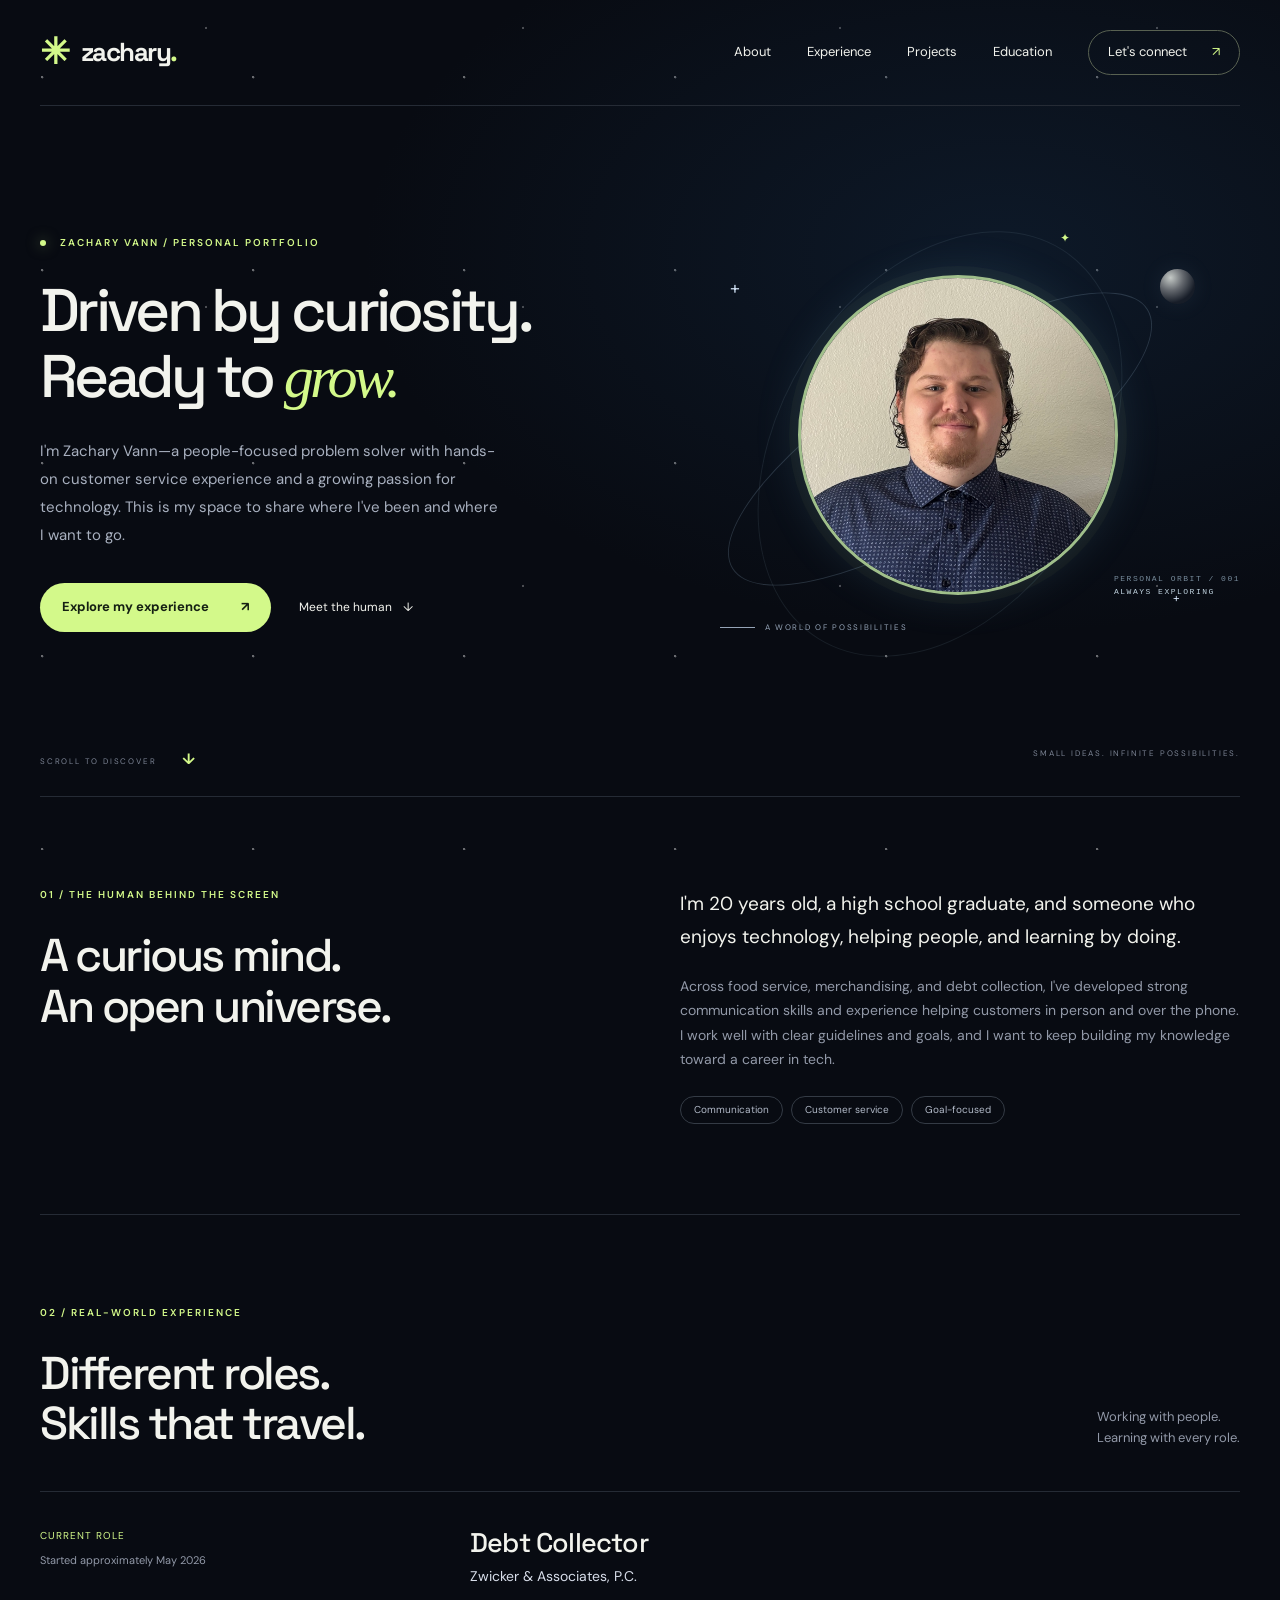
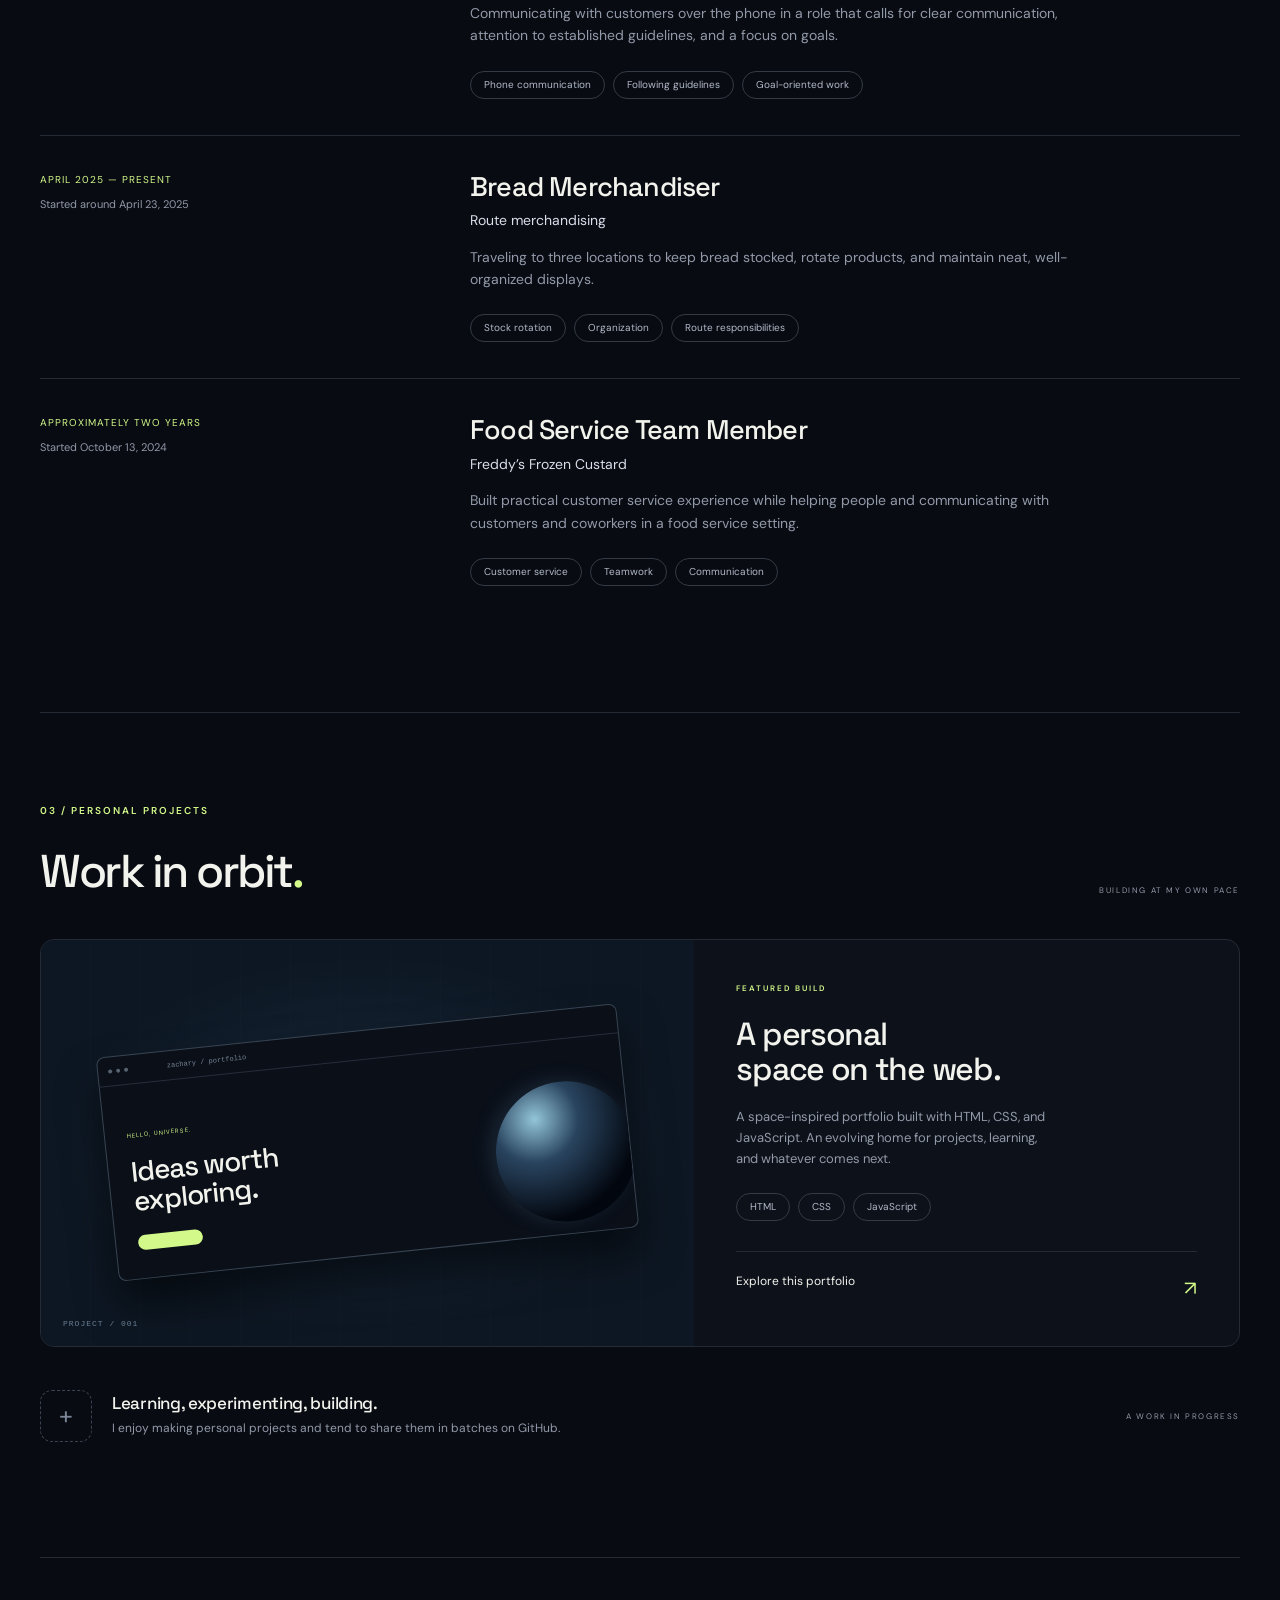
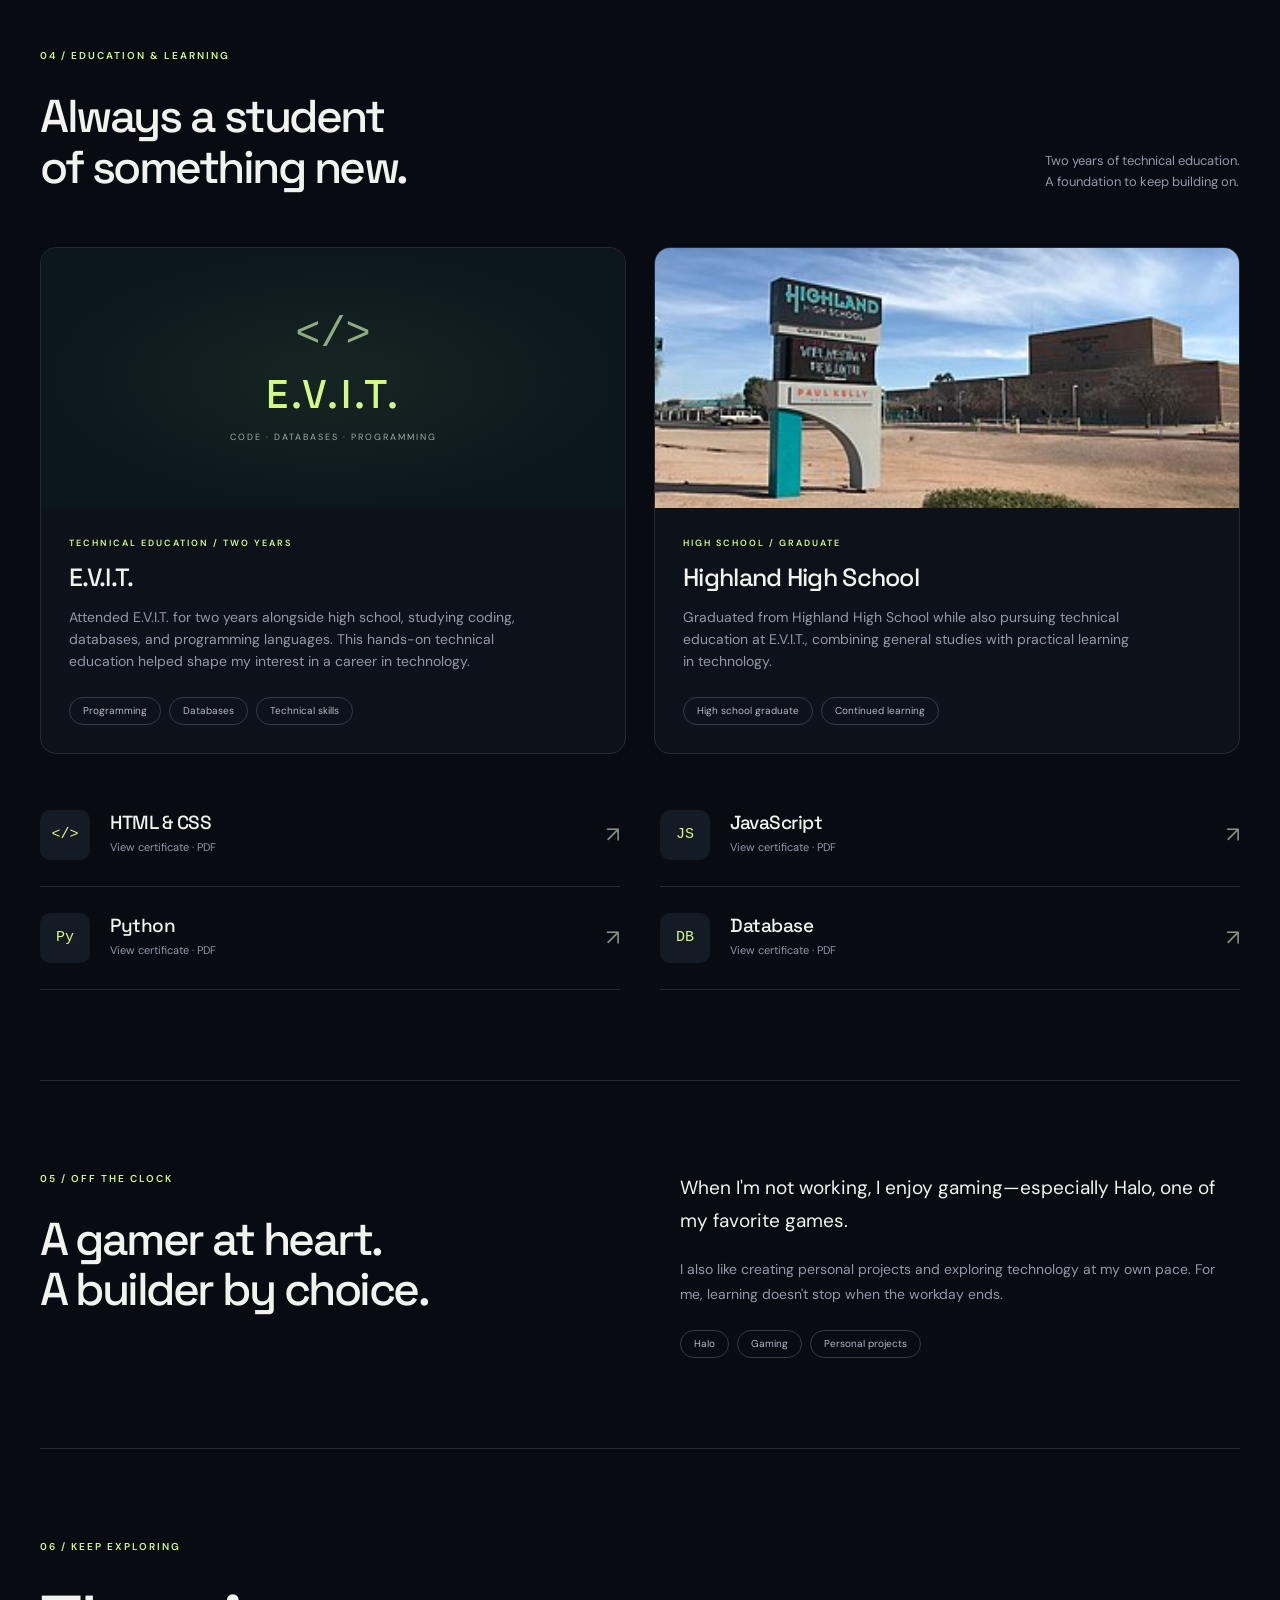
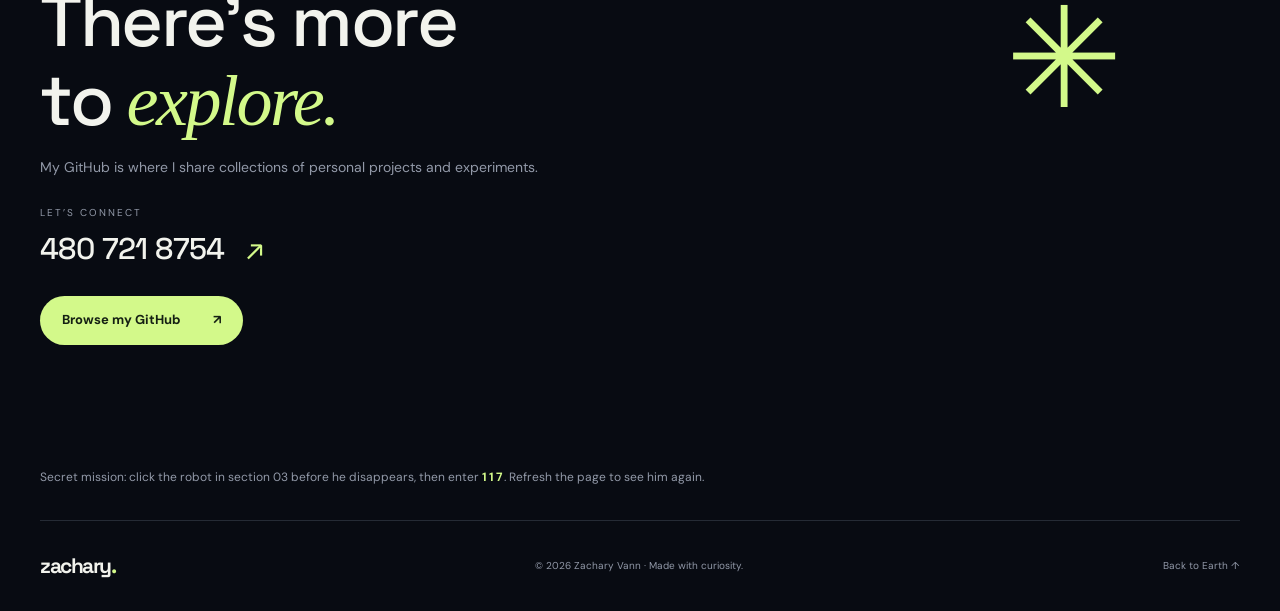
<file: index.html>
<!DOCTYPE html>
<html lang="en">
<head>
  <meta charset="UTF-8"><meta name="viewport" content="width=device-width, initial-scale=1">
  <meta name="theme-color" content="#080b12"><meta name="description" content="Meet Zachary Vann: customer service experience, technical education, personal projects, and a growing interest in a career in technology.">
  <title>Zachary Vann — Experience, curiosity & technology</title>
  <link rel="stylesheet" href="style.css"><script src="scripts.js" defer></script>
</head>
<body>
  <a class="skip" href="#main">Skip to content</a>
  <header class="site-header wrap">
    <a class="logo" href="#" aria-label="Zachary home"><span class="logo-mark">✳</span> zachary<span class="lime">.</span></a>
    <button class="menu-toggle" aria-expanded="false" aria-controls="navigation">Menu <span>+</span></button>
    <nav id="navigation" aria-label="Main navigation"><a href="#about">About</a><a href="#experience">Experience</a><a href="#projects">Projects</a><a href="#learning">Education</a><a class="nav-contact" href="#contact">Let's connect <span>↗</span></a></nav>
  </header>
  <main id="main">
    <section class="hero wrap" aria-labelledby="hero-title">
      <div class="hero-copy"><p class="eyebrow"><span class="signal"></span> ZACHARY VANN / PERSONAL PORTFOLIO</p>
        <h1 id="hero-title">Driven by curiosity.<br>Ready to <em>grow.</em></h1>
        <p class="intro">I'm Zachary Vann—a people-focused problem solver with hands-on customer service experience and a growing passion for technology. This is my space to share where I've been and where I want to go.</p>
        <a class="button" href="#experience">Explore my experience <span>↗</span></a>
        <a class="text-link" href="#about">Meet the human <span>↓</span></a>
      </div>
      <div class="universe portrait-universe">
        <div class="orbit orbit-one" aria-hidden="true"></div><div class="orbit orbit-two" aria-hidden="true"></div><img class="portrait" src="assets/images/IMG_3717.jpeg" alt="Professional portrait of Zachary Vann" width="1536" height="1152" fetchpriority="high"><div class="moon"></div><span class="star s1">+</span><span class="star s2">+</span><span class="star s3">✦</span>
        <div class="coordinate">PERSONAL ORBIT / 001<br><span>ALWAYS EXPLORING</span></div><div class="planet-label"><span></span> A WORLD OF POSSIBILITIES</div>
      </div>
      <div class="hero-bottom"><span>SCROLL TO DISCOVER <b>↓</b></span><span>SMALL IDEAS. INFINITE POSSIBILITIES.</span></div>
    </section>
    <section id="about" class="section wrap about">
      <div class="flyby-stage" aria-hidden="true"><div class="flyby-ship"><i class="speed-line speed-one"></i><i class="speed-line speed-two"></i><i class="speed-line speed-three"></i><i class="speed-line speed-four"></i><svg viewBox="0 0 200 90" focusable="false"><defs><linearGradient id="ship-hull" x2="0" y2="1"><stop stop-color="#f0f5fc"/><stop offset="1" stop-color="#7086a4"/></linearGradient><linearGradient id="ship-exhaust"><stop stop-color="#8fdbff" stop-opacity="0"/><stop offset=".65" stop-color="#8fdbff"/><stop offset="1" stop-color="#edffc9"/></linearGradient></defs><path class="engine-flame" d="M4 45 71 34 71 56Z" fill="url(#ship-exhaust)"/><path d="M72 35 89 9 109 8 107 34 160 38 188 45 160 52 107 56 109 82 89 81 72 55 58 55 64 45 58 35Z" fill="url(#ship-hull)" stroke="#d6edff" stroke-width="1.5"/><path d="m104 35 36 4 15 6-15 6-36 4 9-10Z" fill="#72d5ee"/><path d="m82 35 11-16 5 0-3 16m-13 20 11 16 5 0-3-16" fill="#d3f98a"/><path d="M70 39v12" stroke="#d3f98a" stroke-width="4"/></svg></div></div><div><p class="eyebrow">01 / THE HUMAN BEHIND THE SCREEN</p><h2>A curious mind.<br>An open universe.</h2></div><div class="about-copy"><p>I'm 20 years old, a high school graduate, and someone who enjoys technology, helping people, and learning by doing.</p><p class="muted">Across food service, merchandising, and debt collection, I've developed strong communication skills and experience helping customers in person and over the phone. I work well with clear guidelines and goals, and I want to keep building my knowledge toward a career in tech.</p><div class="tags"><span>Communication</span><span>Customer service</span><span>Goal-focused</span></div></div></section>

    <section id="experience" class="section wrap"><div class="black-hole-stage" aria-hidden="true"><div class="black-hole"><div class="hole-halo"></div><div class="hole-disk"></div><div class="hole-core"></div><div class="hole-burst"></div></div></div><div class="experience-payload"><div class="section-top"><div><p class="eyebrow">02 / REAL-WORLD EXPERIENCE</p><h2>Different roles.<br>Skills that travel.</h2></div><p class="section-note">Working with people.<br>Learning with every role.</p></div>
      <div class="experience-list">
        <article class="experience-row"><div class="role-date">CURRENT ROLE<span>Started approximately May 2026</span></div><div><h3>Debt Collector</h3><p class="employer">Zwicker &amp; Associates, P.C.</p><p>Communicating with customers over the phone in a role that calls for clear communication, attention to established guidelines, and a focus on goals.</p><div class="tags"><span>Phone communication</span><span>Following guidelines</span><span>Goal-oriented work</span></div></div></article>
        <article class="experience-row"><div class="role-date">APRIL 2025 — PRESENT<span>Started around April 23, 2025</span></div><div><h3>Bread Merchandiser</h3><p class="employer">Route merchandising</p><p>Traveling to three locations to keep bread stocked, rotate products, and maintain neat, well-organized displays.</p><div class="tags"><span>Stock rotation</span><span>Organization</span><span>Route responsibilities</span></div></div></article>
        <article class="experience-row"><div class="role-date">APPROXIMATELY TWO YEARS<span>Started October 13, 2024</span></div><div><h3>Food Service Team Member</h3><p class="employer">Freddy’s Frozen Custard</p><p>Built practical customer service experience while helping people and communicating with customers and coworkers in a food service setting.</p><div class="tags"><span>Customer service</span><span>Teamwork</span><span>Communication</span></div></div></article>
      </div>
    </div></section>
    <section id="projects" class="section wrap"><div class="construction-scene"><div class="red-tarp"><span>BUILD IN PROGRESS</span></div><div class="ceremony-ribbon ribbon-left"></div><div class="ceremony-ribbon ribbon-right"></div><div class="build-sparks"><i></i><i></i><i></i><i></i></div><button type="button" class="robot-builder" aria-label="Inspect the robot"><svg aria-hidden="true" viewBox="0 0 160 210" focusable="false"><g class="robot-body"><path d="M54 153v32H39v12h33v-44m19 0v32h15v12H83v-44" fill="#8296ac" stroke="#d2e4f4" stroke-width="3"/><rect x="43" y="87" width="65" height="72" rx="14" fill="#9bb3c9" stroke="#e1edf8" stroke-width="3"/><path d="M49 105h52v43H49z" fill="#efb641"/><path d="m50 111 49 30m-49-15 34 21" stroke="#33394a" stroke-width="9"/><circle cx="75" cy="96" r="5" fill="#cffa8c"/><path d="m42 107-17 25 12 12" fill="none" stroke="#a9bed0" stroke-width="14" stroke-linecap="round"/><rect x="39" y="35" width="74" height="53" rx="17" fill="#97aec4" stroke="#e2eef9" stroke-width="3"/><rect x="48" y="45" width="56" height="24" rx="9" fill="#111e30"/><circle cx="63" cy="57" r="5" fill="#cffa8c"/><circle cx="90" cy="57" r="5" fill="#cffa8c"/><path d="M64 77h23" stroke="#26394e" stroke-width="3" stroke-linecap="round"/><path d="M36 38h81v-7H36zM46 30c0-34 59-34 59 0" fill="#f6c247" stroke="#ffe196" stroke-width="3"/><path d="M74 5v24" stroke="#d7902c" stroke-width="7"/><g class="robot-cutting-arm"><path d="m109 104 24-10 5-20" fill="none" stroke="#acbfd2" stroke-width="13" stroke-linecap="round"/><g class="robot-scissors"><path d="m138 75 17-27m-17 27-16-26" stroke="#e9f2f8" stroke-width="5" stroke-linecap="round"/><circle cx="132" cy="84" r="7" fill="none" stroke="#d3f98a" stroke-width="4"/><circle cx="145" cy="84" r="7" fill="none" stroke="#d3f98a" stroke-width="4"/><circle cx="138" cy="75" r="3" fill="#efb641"/></g></g></g></svg></button><div class="construction-label">PROJECT LAUNCH / 03</div></div><div class="project-payload"><div class="section-top"><div><p class="eyebrow">03 / PERSONAL PROJECTS</p><h2>Work in orbit<span class="lime">.</span></h2></div><span class="small-label">BUILDING AT MY OWN PACE</span></div>
      <article class="project"><div class="project-art" aria-hidden="true"><div class="mini-window"><div class="window-bar"><i></i><i></i><i></i><span>zachary / portfolio</span></div><div class="mini-content"><span>HELLO, UNIVERSE.</span><strong>Ideas worth<br>exploring.</strong><div class="mini-button"></div><div class="mini-planet"></div></div></div><span class="art-index">PROJECT / 001</span></div><div class="project-copy"><p class="eyebrow">FEATURED BUILD</p><h3>A personal<br>space on the web.</h3><p>A space-inspired portfolio built with HTML, CSS, and JavaScript. An evolving home for projects, learning, and whatever comes next.</p><div class="tags"><span>HTML</span><span>CSS</span><span>JavaScript</span></div><a class="project-link" href="#hero-title">Explore this portfolio <span>↗</span></a></div></article>
      <div class="next-project"><span class="plus">+</span><div><h3>Learning, experimenting, building.</h3><p>I enjoy making personal projects and tend to share them in batches on GitHub.</p></div><span class="small-label">A WORK IN PROGRESS</span></div>
    </div></section>
    <section id="learning" class="section wrap"><div class="section-top"><div><p class="eyebrow">04 / EDUCATION & LEARNING</p><h2>Always a student<br>of something new.</h2></div><p class="section-note">Two years of technical education.<br>A foundation to keep building on.</p></div>
      <div class="education-grid school-cards">
        <article><div class="education-art" aria-hidden="true"><span>&lt;/&gt;</span><strong>E.V.I.T.</strong><small>CODE · DATABASES · PROGRAMMING</small></div><div class="school-copy"><p class="eyebrow">TECHNICAL EDUCATION / TWO YEARS</p><h3>E.V.I.T.</h3><p>Attended E.V.I.T. for two years alongside high school, studying coding, databases, and programming languages. This hands-on technical education helped shape my interest in a career in technology.</p><div class="tags"><span>Programming</span><span>Databases</span><span>Technical skills</span></div></div></article>
        <article><img class="school-photo" src="assets/images/highland.jpg" alt="Highland High School campus and entrance sign" width="330" height="249" loading="lazy"><div class="school-copy"><p class="eyebrow">HIGH SCHOOL / GRADUATE</p><h3>Highland High School</h3><p>Graduated from Highland High School while also pursuing technical education at E.V.I.T., combining general studies with practical learning in technology.</p><div class="tags"><span>High school graduate</span><span>Continued learning</span></div></div></article>
      </div>
      <div class="certificates"><a href="assets/certificates/html-css-certification.pdf" target="_blank" rel="noopener"><span class="cert-icon">&lt;/&gt;</span><div><h3>HTML & CSS</h3><p>View certificate · PDF</p></div><span class="cert-arrow">↗</span></a><a href="assets/certificates/javascript-certification.pdf" target="_blank" rel="noopener"><span class="cert-icon">JS</span><div><h3>JavaScript</h3><p>View certificate · PDF</p></div><span class="cert-arrow">↗</span></a><a href="assets/certificates/python-certification.pdf" target="_blank" rel="noopener"><span class="cert-icon">Py</span><div><h3>Python</h3><p>View certificate · PDF</p></div><span class="cert-arrow">↗</span></a><a href="assets/certificates/database-certification.pdf" target="_blank" rel="noopener"><span class="cert-icon">DB</span><div><h3>Database</h3><p>View certificate · PDF</p></div><span class="cert-arrow">↗</span></a></div>
    </section>
    <section id="interests" class="section wrap about"><div><p class="eyebrow">05 / OFF THE CLOCK</p><h2>A gamer at heart.<br>A builder by choice.</h2></div><div class="about-copy"><p>When I'm not working, I enjoy gaming—especially Halo, one of my favorite games.</p><p class="muted">I also like creating personal projects and exploring technology at my own pace. For me, learning doesn't stop when the workday ends.</p><div class="tags"><span>Halo</span><span>Gaming</span><span>Personal projects</span></div></div></section>
    <section id="contact" class="contact wrap"><p class="eyebrow">06 / KEEP EXPLORING</p><h2>There’s more<br>to <em>explore.</em><span class="contact-star" aria-hidden="true">✳</span></h2><p>My GitHub is where I share collections of personal projects and experiments.</p><a class="phone-link" href="tel:+14807218754"><span>LET’S CONNECT</span>480 721 8754 <b aria-hidden="true">↗</b></a><a class="button" href="https://github.com/dehabxs" target="_blank" rel="noopener">Browse my GitHub <span>↗</span></a></section>
  </main>
  <p class="easter-egg-hint wrap">Secret mission: click the robot in section 03 before he disappears, then enter <strong>117</strong>. Refresh the page to see him again.</p>
  <footer class="wrap"><a class="logo" href="#">zachary<span class="lime">.</span></a><span>© <span id="year">2026</span> Zachary Vann · Made with curiosity.</span><a href="#">Back to Earth ↑</a></footer>
<dialog id="secret-dialog" aria-labelledby="secret-title" aria-describedby="secret-hint"><button type="button" class="dialog-close" aria-label="Close code prompt">×</button><p class="eyebrow">UNKNOWN TRANSMISSION</p><h2 id="secret-title">Identify yourself.</h2><p id="secret-hint">Only a hero tag number can see this.</p><form id="secret-form"><label for="secret-code">Enter the three-digit code</label><input id="secret-code" name="code" type="text" inputmode="numeric" pattern="[0-9]{3}" maxlength="3" autocomplete="off" required aria-describedby="code-status"><p id="code-status" role="status" aria-live="polite"></p><button class="button" type="submit">Unlock transmission <span>↗</span></button></form></dialog></body>
</html>
</file>
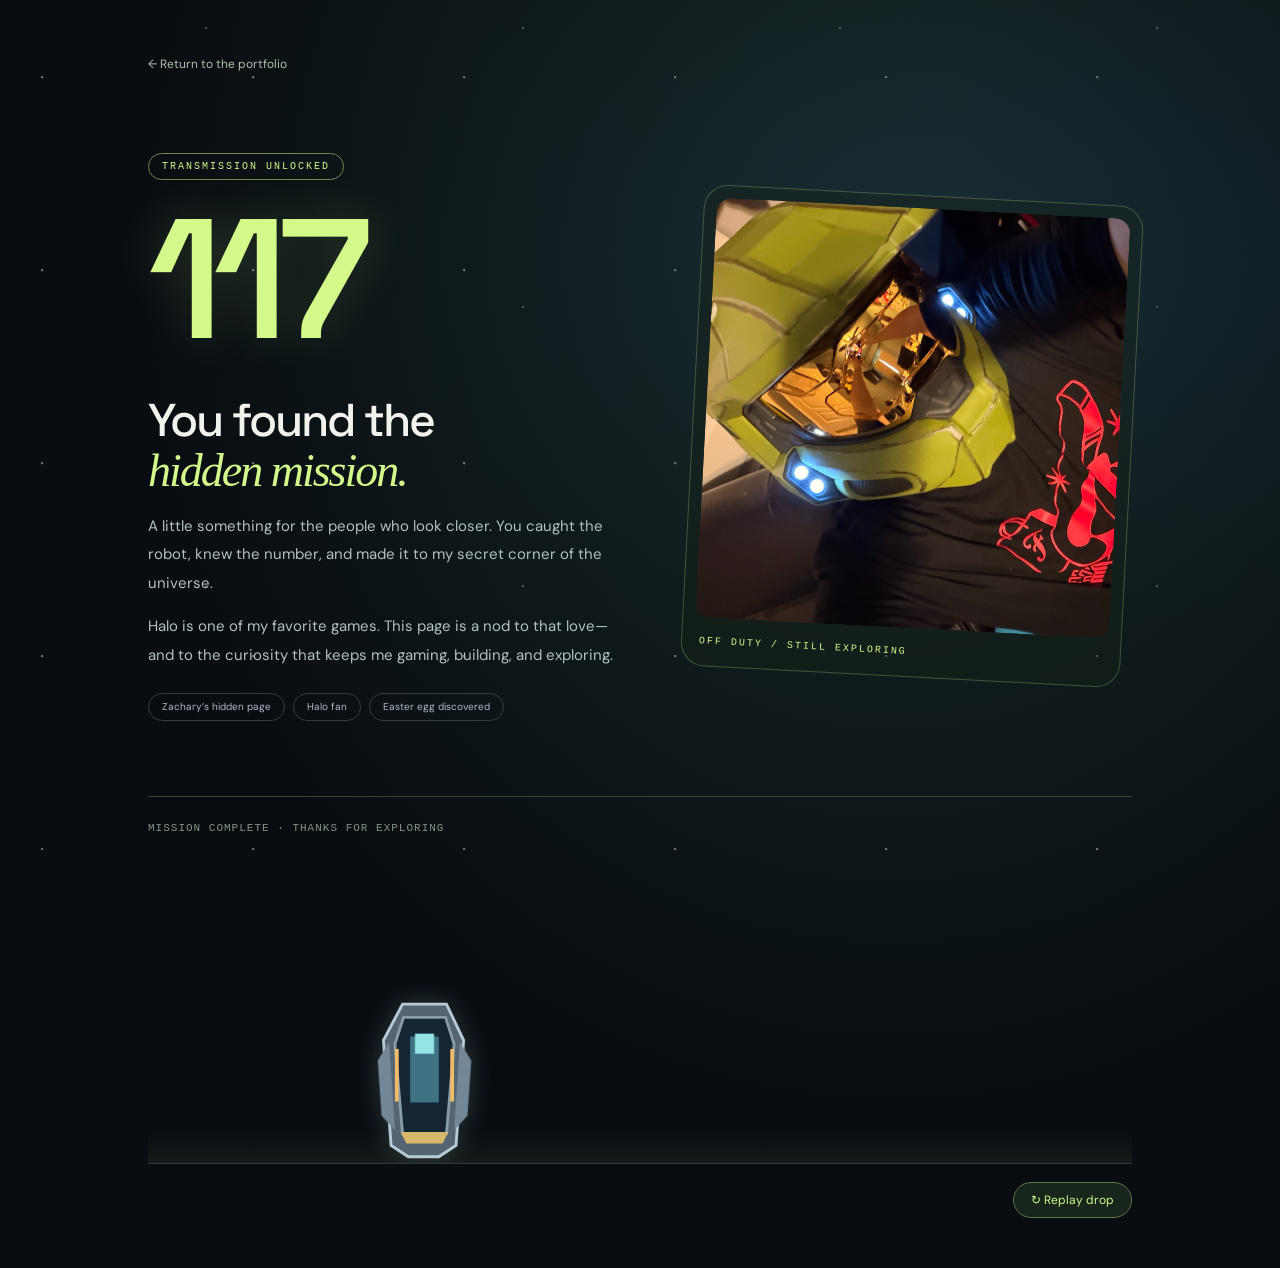
<file: secret.html>
<!DOCTYPE html>
<html lang="en"><head><meta charset="UTF-8"><meta name="viewport" content="width=device-width, initial-scale=1"><meta name="robots" content="noindex,nofollow"><title>117 / Transmission unlocked — Zachary Vann</title><link rel="stylesheet" href="style.css"><style>
body{min-height:100vh;background:radial-gradient(ellipse at 70% 20%,#32524266,transparent 60%),#080d12}.secret-wrap{max-width:1040px;margin:auto;padding:50px 28px}.return-link{font-size:12px;color:#b2c1ad}.secret-grid{display:grid;grid-template-columns:1.1fr 1fr;align-items:center;gap:60px;padding:75px 0}.secret-number{font:600 clamp(90px,15vw,170px)/1 'Space Grotesk',sans-serif;color:var(--lime);letter-spacing:-10px;margin:15px 0 30px;text-shadow:0 0 50px #d3f98a30}.secret-grid h1{font-size:clamp(30px,4vw,46px);white-space:normal;letter-spacing:-2px}.secret-copy{font-size:15px;color:#b4c0c4;line-height:1.9}.helmet-frame{margin:0;padding:12px;border:1px solid #8ca56b66;border-radius:24px;background:#18251b66;transform:rotate(3deg)}.helmet-frame img{display:block;width:100%;height:420px;object-fit:cover;border-radius:15px}.helmet-frame figcaption{font:10px monospace;letter-spacing:2px;color:var(--lime);padding:18px 5px 7px}.secret-footer{border-top:1px solid #374437;padding-top:25px;color:#859485;font:11px monospace;letter-spacing:1px}.secret-status{display:inline-block;border:1px solid #73864d;border-radius:30px;padding:7px 13px;color:var(--lime);font:10px monospace;letter-spacing:2px}@media(max-width:720px){.secret-grid{grid-template-columns:1fr;gap:35px;padding:45px 0}.helmet-frame{transform:none}.helmet-frame img{height:360px}.secret-number{letter-spacing:-5px}}
</style><link rel="stylesheet" href="secret-animation.css"><script src="secret-animation.js" defer></script></head><body><main class="secret-wrap"><a class="return-link" href="index.html#projects">← Return to the portfolio</a><div class="secret-grid"><div><span class="secret-status">TRANSMISSION UNLOCKED</span><div class="secret-number">117</div><h1>You found the<br><em>hidden mission.</em></h1><p class="secret-copy">A little something for the people who look closer. You caught the robot, knew the number, and made it to my secret corner of the universe.</p><p class="secret-copy">Halo is one of my favorite games. This page is a nod to that love—and to the curiosity that keeps me gaming, building, and exploring.</p><div class="tags"><span>Zachary’s hidden page</span><span>Halo fan</span><span>Easter egg discovered</span></div></div><figure class="helmet-frame"><img src="assets/images/halo.jpeg" alt="Zachary wearing a green Halo-inspired helmet"><figcaption>OFF DUTY / STILL EXPLORING</figcaption></figure></div><div class="secret-footer">MISSION COMPLETE · THANKS FOR EXPLORING</div><div class="drop-scene" aria-hidden="true"><div class="impact-floor"></div><div class="drop-pod"><svg viewBox="0 0 110 175"><path d="m32 9 46 0 18 38-8 110-18 12H38l-18-12-8-110Z" fill="#536473" stroke="#b8cad4" stroke-width="3"/><path d="m33 23-9 28 8 94 13 8h20l13-8 8-94-9-28Z" fill="#162534" stroke="#879ba8" stroke-width="3"/><path d="M40 43h30v69H40z" fill="#559cad" opacity=".65"/><path d="M26 56v55m58-55v55" stroke="#f0bb69" stroke-width="4"/><path d="M30 143h50l-6 12H36z" fill="#d6b86b"/><path class="pod-door" d="M38 31h34v111H38z" fill="#344957" stroke="#91a8b8" stroke-width="2"/><path d="M45 40h20v21H45z" fill="#93e4e2"/><path d="m18 49-12 19 4 58 14 15m68-92 12 19-4 58-14 15" fill="#748797"/></svg></div><div class="impact-ring"></div><div class="drop-dust dust-a"></div><div class="drop-dust dust-b"></div><div class="drop-dust dust-c"></div><div class="spartan-runner"><svg viewBox="0 0 100 150"><g class="runner-leg rear-leg"><path d="m48 86-4 29-20 19" stroke="#415537" stroke-width="14" fill="none" stroke-linecap="round"/><path d="m16 132 16 7" stroke="#829364" stroke-width="11" stroke-linecap="round"/></g><g class="runner-arm rear-arm"><path d="m54 48-19 24-16-4" fill="none" stroke="#4e653e" stroke-width="12" stroke-linecap="round"/></g><path d="m38 39 31-3 8 19-6 31-28 7-13-35Z" fill="#617b42" stroke="#a2b77c" stroke-width="2"/><path d="m43 48 22-3 3 20-23 5Z" fill="#7f9751"/><path d="m44 78 25-5 4 18-28 7Z" fill="#273c2d"/><g class="runner-leg front-leg"><path d="m57 89 16 24-8 22" stroke="#718b49" stroke-width="14" fill="none" stroke-linecap="round"/><path d="m62 137 19 0" stroke="#95a968" stroke-width="11" stroke-linecap="round"/></g><g class="runner-arm front-arm"><path d="m68 48 11 26 13-10" fill="none" stroke="#7e9454" stroke-width="13" stroke-linecap="round"/><circle cx="68" cy="48" r="11" fill="#8d9f61"/></g><path d="m44 10 24-3 14 14-2 20-12 7-24-7-5-17Z" fill="#7e9752" stroke="#b1c28b" stroke-width="2"/><path d="m47 21 30-3 2 13-28 4Z" fill="#eabe60" stroke="#ffe1a0" stroke-width="2"/><path d="m44 36 10 5 22-3" fill="none" stroke="#394c35" stroke-width="5"/></svg></div></div><button class="replay-drop" type="button">↻ Replay drop</button></main></body></html>
</file>
<file: style.css>
@import url('https://fonts.googleapis.com/css2?family=DM+Sans:wght@400;500;600;700&family=Space+Grotesk:wght@400;500;600;700&display=swap');
:root{--bg:#080b12;--text:#f2f3ed;--muted:#9299a8;--line:#252b35;--lime:#d3f98a}*{box-sizing:border-box}html{scroll-behavior:smooth;scroll-padding-top:32px}body{margin:0;background:var(--bg);color:var(--text);font-family:'DM Sans',sans-serif;line-height:1.6}body:before{content:'';position:absolute;top:0;left:0;right:0;height:850px;z-index:-1;background:radial-gradient(ellipse at 78% 30%,#18355555,transparent 45%),radial-gradient(circle at 20% 40%,#ffffff65 1px,transparent 1.5px),radial-gradient(circle at 65% 10%,#ffffff45 1px,transparent 1.5px);background-size:auto,211px 193px,317px 279px;pointer-events:none}a{color:inherit;text-decoration:none}button,a{-webkit-tap-highlight-color:transparent}a:focus-visible,button:focus-visible{outline:2px solid var(--lime);outline-offset:7px}button{font:inherit}.wrap{width:min(1200px,calc(100% - 80px));margin-inline:auto}.site-header{height:106px;display:flex;align-items:center;justify-content:space-between;border-bottom:1px solid var(--line)}.logo{font-family:'Space Grotesk',sans-serif;font-size:26px;font-weight:700;letter-spacing:-1.5px;display:flex;align-items:center}.logo-mark{color:var(--lime);font-size:36px;margin-right:12px}.lime{color:var(--lime)}nav{display:flex;align-items:center;gap:36px;font-size:13px}nav>a:hover,.text-link:hover,footer a:hover{color:var(--lime)}.nav-contact{border:1px solid #586151;border-radius:100px;padding:11px 19px}.nav-contact span{margin-left:22px;color:var(--lime)}.menu-toggle{display:none}.hero{position:relative;min-height:690px;display:grid;grid-template-columns:1.2fr 1fr;align-items:center;padding-block:80px 115px}.hero-copy{position:relative;z-index:2}.eyebrow{font-size:10px;letter-spacing:2px;font-weight:600;color:var(--lime);margin:0 0 27px}.signal{display:inline-block;width:6px;height:6px;background:var(--lime);border-radius:50%;margin-right:10px;box-shadow:0 0 14px #d3f98a80}h1,h2,h3{font-family:'Space Grotesk',sans-serif;font-weight:500;letter-spacing:-2.5px;line-height:1.1;margin:0}h1{font-size:clamp(44px,5vw,69px);letter-spacing:-3.7px;white-space:nowrap}em{font-family:Georgia,serif;font-weight:400;color:var(--lime)}.intro{max-width:465px;font-size:15px;color:#a8b0bf;margin:28px 0 34px;line-height:1.85}.button{display:inline-flex;gap:32px;align-items:center;background:var(--lime);color:#152013;padding:14px 22px;border-radius:100px;font-size:13px;font-weight:700;transition:transform .2s,background .2s}.button:hover{transform:translateY(-3px);background:#e1ffaf}.text-link{font-size:12px;margin-left:24px}.text-link span{margin-left:8px}.universe{height:440px;position:relative;isolation:isolate}.planet{position:absolute;left:19%;top:14%;width:320px;aspect-ratio:1;border-radius:50%;background:radial-gradient(circle at 77% 73%,#02040b 10%,#07111eaa 42%,transparent 70%),repeating-radial-gradient(ellipse at 30% 35%,#72afc730 0 2px,transparent 3px 9px),radial-gradient(circle at 30% 23%,#9bd4da,#3b7598 23%,#183851 47%,#07111e 70%);box-shadow:inset 9px 8px 18px #c5eaff55,inset -22px -18px 35px #000, -8px -4px 32px #68b9f12b,24px 32px 60px #000;transform:rotate(-25deg)}.orbit{position:absolute;width:490px;height:160px;border:1px solid #7893a646;border-radius:50%;left:0;top:145px;transform:rotate(-32deg);z-index:2;pointer-events:none}.orbit-two{width:460px;height:320px;left:15px;top:70px;transform:rotate(-58deg);z-index:-1;border-color:#7893a624}.moon{width:35px;aspect-ratio:1;background:radial-gradient(circle at 30% 25%,#c4c9c6,#63676d 36%,#171d28 70%);border-radius:50%;position:absolute;top:55px;right:45px;box-shadow:0 0 25px #a9cde215}.star{position:absolute;color:#d0e0f3;font-size:18px}.s1{top:60px;left:35px}.s2{bottom:45px;right:60px;font-size:12px}.s3{top:15px;right:170px;font-size:12px;color:var(--lime)}.coordinate{position:absolute;right:0;bottom:55px;font-family:monospace;font-size:8px;letter-spacing:1.5px;color:#778b9b}.coordinate span{color:#bfd1dd}.planet-label{position:absolute;left:25px;bottom:20px;display:flex;align-items:center;font-size:8px;letter-spacing:1.7px;color:#95a4b7}.planet-label span{display:block;width:35px;height:1px;background:#95a4b7;margin-right:10px}.hero-bottom{position:absolute;bottom:25px;left:0;right:0;display:flex;justify-content:space-between;font-size:8px;letter-spacing:1.8px;color:#7c8494}.hero-bottom b{font-size:15px;margin-left:22px;color:var(--lime)}.section{padding-block:90px;border-top:1px solid var(--line)}h2{font-size:46px}.about{display:grid;grid-template-columns:1fr 1fr;gap:80px}.about-copy>p{font-size:19px;margin:0 0 20px;line-height:1.75}.about-copy>.muted{font-size:14px;color:var(--muted)}.tags{display:flex;flex-wrap:wrap;gap:8px;margin-top:24px}.tags span{border:1px solid #343b45;border-radius:100px;padding:5px 13px;font-size:10px;color:#b2bac8}.section-top{display:flex;align-items:end;justify-content:space-between;gap:24px;margin-bottom:42px}.small-label{font-size:8px;letter-spacing:1.6px;color:var(--muted)}.project{display:grid;grid-template-columns:1.2fr 1fr;border:1px solid var(--line);border-radius:14px;overflow:hidden;background:#0d111a}.project-art{position:relative;min-height:370px;display:grid;place-items:center;overflow:hidden;background:radial-gradient(ellipse at center,#28415c70,transparent 65%),repeating-linear-gradient(90deg,transparent 0 49px,#ffffff04 50px),#0d1723}.mini-window{width:80%;border:1px solid #384452;background:#0a0f18;border-radius:8px;transform:rotate(-6deg);box-shadow:0 25px 40px #0008}.window-bar{border-bottom:1px solid #262d39;padding:10px;display:flex;align-items:center;gap:4px}.window-bar i{height:4px;width:4px;border-radius:50%;background:#586371}.window-bar span{font:7px monospace;margin-left:35px;color:#788696}.mini-content{padding:35px 22px 28px;position:relative;overflow:hidden}.mini-content>span{font-size:6px;letter-spacing:1px;color:var(--lime)}.mini-content strong{font:500 28px/1.05 'Space Grotesk',sans-serif;letter-spacing:-1px;display:block;margin-top:12px;position:relative;z-index:1}.mini-button{width:65px;height:15px;background:var(--lime);border-radius:20px;margin-top:20px}.mini-planet{position:absolute;width:140px;height:140px;right:-6px;top:42px;border-radius:50%;background:radial-gradient(circle at 30% 25%,#93c5d8,#29445f 30%,#02060e 72%);box-shadow:-6px -2px 20px #83cbff20}.art-index{position:absolute;left:22px;bottom:18px;color:#697e92;font:8px monospace;letter-spacing:1px}.project-copy{padding:42px}.project-copy .eyebrow{margin-bottom:22px;font-size:8px}h3{font-size:32px;letter-spacing:-1.3px}.project-copy>p:not(.eyebrow){font-size:13px;color:var(--muted);margin-top:20px;max-width:310px}.project-link{display:flex;justify-content:space-between;border-top:1px solid var(--line);margin-top:30px;padding-top:20px;font-size:12px}.project-link span{color:var(--lime);font-size:20px}.next-project{margin-top:18px;padding:25px 0;display:flex;gap:20px;align-items:center}.plus{font-size:25px;color:#7b8799;width:52px;height:52px;border:1px dashed #3b4351;border-radius:12px;display:grid;place-items:center}.next-project h3{font-size:17px;letter-spacing:-.3px}.next-project p{font-size:12px;color:var(--muted);margin:6px 0 0}.next-project>.small-label{margin-left:auto}.section-note{font-size:13px;color:var(--muted);margin:0}.certificates{display:grid;grid-template-columns:1fr 1fr;gap:0 40px}.certificates>a{display:flex;align-items:center;gap:20px;padding:26px 0;border-bottom:1px solid var(--line)}.cert-icon{width:50px;height:50px;display:grid;place-items:center;background:#141b24;color:var(--lime);font:15px monospace;border-radius:10px}.certificates h3{font-size:19px;letter-spacing:-.5px}.certificates p{font-size:11px;color:var(--muted);margin:5px 0 0}.cert-arrow{margin-left:auto;font-size:22px;color:#819080;transition:transform .2s}.certificates a:hover .cert-arrow{color:var(--lime);transform:translate(3px,-3px)}.contact{position:relative;border-top:1px solid var(--line);padding-block:90px}.contact h2{font-size:72px;position:relative}.contact-star{position:absolute;right:10%;top:0;color:var(--lime);font-size:140px;font-family:system-ui;font-style:normal;font-weight:200}.contact>p:not(.eyebrow){font-size:14px;color:var(--muted)}.contact .contact-pending{display:inline-block;border-bottom:1px solid #414b3b;padding-block:12px;color:var(--lime)!important}footer{display:flex;align-items:center;justify-content:space-between;border-top:1px solid var(--line);padding-block:28px;font-size:10px;color:var(--muted)}footer .logo{font-size:21px;color:var(--text)}.skip{position:absolute;left:15px;top:-80px;z-index:10;background:var(--lime);color:#000;padding:10px}.skip:focus{top:10px}
@media(min-width:900px){.moon{animation:float 7s ease-in-out infinite}@keyframes float{50%{transform:translateY(12px)}}}
@media(max-width:1000px){.wrap{width:calc(100% - 48px)}h1{font-size:52px}.planet{width:260px;left:15%;top:20%}.orbit{width:360px;left:-10px;top:160px}.orbit-two{width:340px;height:280px;top:90px}.project-copy{padding:30px}.text-link{display:inline-block;margin:20px 0 0 20px}.about{gap:40px}}
@media(max-width:720px){.wrap{width:calc(100% - 40px)}.site-header{height:80px}.menu-toggle{display:block;color:var(--text);background:transparent;border:1px solid var(--line);padding:7px 12px;border-radius:30px;font-size:12px}.menu-toggle span{color:var(--lime);margin-left:12px}nav{display:none;position:absolute;top:70px;left:20px;right:20px;background:#101721;border:1px solid var(--line);padding:20px;z-index:10;border-radius:12px;align-items:stretch;gap:18px}nav.open{display:flex;flex-direction:column}.hero{display:flex;flex-direction:column;align-items:stretch;padding:55px 0 70px;min-height:0}.eyebrow{font-size:8px;letter-spacing:1.6px;margin-bottom:24px}h1{font-size:clamp(35px,8.8vw,60px);letter-spacing:-2px}.intro{font-size:14px;margin-top:24px}.universe{height:340px;width:min(100%,380px);align-self:center;margin-top:10px}.planet{width:245px;left:18%;top:15%}.orbit{width:100%;left:0;top:100px;height:130px}.orbit-two{width:95%;top:45px;height:260px}.moon{top:20px;right:5px;width:26px}.s1{top:35px;left:0}.coordinate{right:0;bottom:18px;font-size:6px}.planet-label{left:0;bottom:0;font-size:6px}.hero-bottom{bottom:20px;font-size:6px;letter-spacing:1px}.hero-bottom>span:last-child{max-width:135px;text-align:right}.about{grid-template-columns:1fr;gap:30px}.section{padding-block:55px}h2{font-size:35px;letter-spacing:-1.8px}.about-copy>p{font-size:17px}.section-top{align-items:start;flex-direction:column;margin-bottom:28px}.project{grid-template-columns:1fr}.project-art{min-height:280px}.project-copy{padding:30px}.project-copy h3 br{display:none}.project-copy h3{font-size:28px}.project-copy>p:not(.eyebrow){max-width:none}.next-project>.small-label{display:none}.next-project h3{font-size:14px}.next-project p{font-size:11px}.plus{flex-shrink:0;width:42px;height:42px}.certificates{grid-template-columns:1fr}.contact{padding-block:60px}.contact h2{font-size:48px;letter-spacing:-2px}.contact-star{font-size:65px;right:0;top:20px}footer{flex-wrap:wrap;gap:20px}footer>span{order:3;flex-basis:100%}.text-link{font-size:11px}.button{font-size:12px;gap:24px}}
@media(prefers-reduced-motion:reduce){html{scroll-behavior:auto}*,*::before,*::after{animation:none!important;transition:none!important}}

@media(max-width:720px){.universe{overflow:hidden}.planet{width:70%;left:15%}.contact h2{font-size:clamp(36px,10vw,48px)}.contact-star{font-size:50px;right:0}}

/* Personal experience and education */
.experience-row{display:grid;grid-template-columns:1fr 2fr;gap:45px;padding:36px 0;border-top:1px solid var(--line)}.role-date{color:var(--lime);font-size:10px;letter-spacing:1px}.role-date span{display:block;color:var(--muted);font-size:11px;letter-spacing:0;margin-top:8px}.experience-row h3{font-size:27px;letter-spacing:-.8px}.experience-row .employer{color:#d8deea;margin:8px 0 14px;font-size:14px}.experience-row p:not(.employer){color:var(--muted);font-size:14px;max-width:600px}.education-grid{display:grid;grid-template-columns:1fr 1fr;gap:40px;padding:12px 0 30px}.education-grid article{border-left:2px solid #52673c;padding-left:24px}.education-grid h3{font-size:25px;letter-spacing:-.7px}.education-grid p:not(.eyebrow){color:var(--muted);font-size:14px;max-width:460px}.education-grid .eyebrow{margin-bottom:14px}.next-project p{max-width:550px}.hero h1{font-size:clamp(40px,4.7vw,65px)}
@media(max-width:1000px) and (min-width:721px){nav{gap:17px}.hero h1{font-size:45px;letter-spacing:-2.7px}}
@media(max-width:720px){.experience-row{grid-template-columns:1fr;gap:20px;padding:28px 0}.education-grid{grid-template-columns:1fr;gap:28px}.hero h1{font-size:clamp(30px,8.3vw,58px);letter-spacing:-1.8px}.hero .button{gap:16px;padding-inline:18px}.hero .text-link{margin-left:12px}.experience-row h3{font-size:24px}}


/* Scroll motion: content stays visible if JavaScript is unavailable. */
.scroll-reveal{transition:opacity .7s ease var(--reveal-delay,0ms),translate .7s cubic-bezier(.2,.7,.25,1) var(--reveal-delay,0ms)}
.reveal-pending{opacity:0;translate:0 24px}
.reading-progress{position:fixed;inset:0 0 auto;height:3px;z-index:30;background:var(--lime);transform:scaleX(0);transform-origin:left;pointer-events:none;box-shadow:0 0 12px #d3f98a55}
.universe{translate:0 var(--scroll-drift,0px)}
.experience-row{transition:border-color .25s ease,opacity .7s ease var(--reveal-delay,0ms),translate .7s cubic-bezier(.2,.7,.25,1) var(--reveal-delay,0ms)}
.experience-row:hover{border-color:#718354}
.cert-icon{transition:transform .25s ease,background .25s ease}
.certificates a:hover .cert-icon{transform:rotate(-5deg);background:#263522}
@media(prefers-reduced-motion:reduce){.scroll-reveal,.reveal-pending{opacity:1;translate:none}.universe{translate:none}.certificates a:hover .cert-icon{transform:none}}
@media print{.reveal-pending{opacity:1;translate:none}.reading-progress{display:none}}

/* Portrait and schools */
.portrait{position:absolute;left:19%;top:14%;width:320px;height:320px;aspect-ratio:1;object-fit:cover;object-position:50% 42%;border-radius:50%;border:3px solid #a0bf8b;box-shadow:0 0 0 9px #d3f98a08,0 0 45px #77bcdb26;z-index:3}
.school-cards{gap:28px}.school-cards article{border:1px solid var(--line);border-radius:16px;padding:0;overflow:hidden;background:#0d111a}.school-photo,.education-art{width:100%;height:260px;display:block;object-fit:cover}.school-photo{object-position:center}.education-art{display:flex;flex-direction:column;align-items:center;justify-content:center;background:radial-gradient(ellipse at center,#344f3940,transparent 70%),#0c171c;color:var(--lime)}.education-art>span{font:42px monospace;color:#91ab81}.education-art strong{font:500 40px 'Space Grotesk',sans-serif;letter-spacing:3px;margin:10px 0}.education-art small{font-size:9px;letter-spacing:2px;color:#9daea7}.school-copy{padding:28px}.school-copy .eyebrow{font-size:9px}.phone-link{display:block;width:fit-content;font:500 30px 'Space Grotesk',sans-serif;letter-spacing:-.6px;margin:28px 0;color:var(--text)}.phone-link>span{display:block;font:10px 'DM Sans',sans-serif;letter-spacing:2px;color:var(--muted);margin-bottom:10px}.phone-link b{color:var(--lime);font-weight:400;margin-left:14px}.phone-link:hover{color:var(--lime)}
@media(max-width:1000px){.portrait{width:260px;height:260px;left:15%;top:20%}}
@media(max-width:720px){.portrait{width:70%;height:auto;aspect-ratio:1;left:15%;top:15%}.school-photo,.education-art{height:220px}.school-copy{padding:22px}.school-cards{gap:24px}.phone-link{font-size:27px}}


/* Slow celestial motion; transforms preserve the original orbital angles. */
.orbit-one{animation:orbit-sway-one 12s ease-in-out infinite}
.orbit-two{animation:orbit-sway-two 17s ease-in-out infinite}
.universe .moon{animation:moon-hover-spin 20s linear infinite;transform-origin:center}
.universe .star{animation:star-twinkle 2.8s ease-in-out infinite}
.universe .s2{animation-duration:3.8s;animation-delay:-3s}
.universe .s3{animation-duration:3.2s;animation-delay:-5s}
@keyframes orbit-sway-one{0%,100%{transform:rotate(-32deg) scale(1)}50%{transform:rotate(2deg) scale(1.08)}}
@keyframes orbit-sway-two{0%,100%{transform:rotate(-58deg) scale(1)}50%{transform:rotate(-102deg) scale(.92)}}
@keyframes moon-hover-spin{0%{transform:translateY(0) rotate(0deg)}12.5%{transform:translateY(-24px) rotate(45deg)}25%{transform:translateY(0) rotate(90deg)}37.5%{transform:translateY(24px) rotate(135deg)}50%{transform:translateY(0) rotate(180deg)}62.5%{transform:translateY(-24px) rotate(225deg)}75%{transform:translateY(0) rotate(270deg)}87.5%{transform:translateY(24px) rotate(315deg)}100%{transform:translateY(0) rotate(360deg)}}
@keyframes star-twinkle{0%,100%{opacity:.25;transform:scale(.8);text-shadow:0 0 0 transparent}50%{opacity:1;transform:scale(1.4);text-shadow:0 0 12px currentColor}}
@media(prefers-reduced-motion:reduce){.orbit-one,.orbit-two,.universe .moon,.universe .star{animation:none!important}}



/* A single flyby when the About section enters view. */
#about{position:relative}
#about>.flyby-stage{position:absolute;inset:35px -18px auto;height:100px;overflow:hidden;pointer-events:none;z-index:4}
.flyby-ship{position:absolute;width:170px;height:80px;left:0;top:8px;opacity:0;transform:translateX(-260px)}
.flyby-ship svg{width:100%;height:100%;overflow:visible;filter:drop-shadow(0 3px 8px #8fdbff50)}
.speed-line{position:absolute;right:80%;height:1px;background:linear-gradient(90deg,transparent,#acdcefaa,transparent);width:170px;opacity:0}
.speed-one{top:8px;width:210px}.speed-two{top:26px;width:150px}.speed-three{top:59px;width:230px}.speed-four{top:77px;width:120px}
.flyby-stage.is-flying .flyby-ship{animation:ship-pass 3.2s cubic-bezier(.35,.05,.62,1) both}
.flyby-stage.is-flying .speed-line{animation:air-rush .4s linear 8}
.flyby-stage.is-flying .speed-two{animation-delay:.13s}.flyby-stage.is-flying .speed-three{animation-delay:.21s}.flyby-stage.is-flying .speed-four{animation-delay:.08s}
.flyby-stage.is-flying .engine-flame{animation:engine-flicker .16s ease-in-out infinite;transform-origin:71px 45px}
@keyframes ship-pass{0%{left:0;transform:translate(-260px,10px) rotate(-4deg);opacity:0}10%{opacity:1}85%{opacity:1}100%{left:100%;transform:translate(200px,-12px) rotate(-4deg);opacity:0}}
@keyframes air-rush{0%{opacity:0;translate:35px 0}35%{opacity:.85}100%{opacity:0;translate:-75px 0}}
@keyframes engine-flicker{50%{transform:scaleX(.75);opacity:.7}}
@media(max-width:720px){#about>.flyby-stage{top:20px}.flyby-ship{width:135px}.flyby-stage.is-flying .flyby-ship{animation-duration:2.6s}}
@media(prefers-reduced-motion:reduce){.flyby-stage{display:none}}


/* Section 02: arrive, release the content, depart. */
#experience{position:relative}
.black-hole-stage{position:absolute;inset:0 -18px auto;height:390px;overflow:hidden;pointer-events:none;z-index:5}
.black-hole{position:absolute;left:50%;top:150px;width:160px;height:160px;opacity:0;transform:translate(-50%,-50%)}
.hole-halo{position:absolute;inset:-16px;border-radius:50%;background:radial-gradient(circle,transparent 42%,#ffd6a870 50%,#ea8f4035 59%,transparent 71%)}
.hole-core{position:absolute;inset:24px;border-radius:50%;background:#010104;box-shadow:0 0 7px 3px #fff0cb,0 0 20px 8px #ffab64aa,inset 0 0 14px #352232}
.hole-disk{position:absolute;inset:-25px -50px;border-radius:50%;background:repeating-conic-gradient(from 20deg,#fff4cc 0deg,#eaa058 35deg,#86508a 80deg,#ffe7a5 120deg);mask-image:radial-gradient(ellipse,transparent 40%,#000 44%,#000 51%,transparent 62%);transform:rotate(-22deg) scaleY(.34);filter:drop-shadow(0 0 10px #ffa94f);z-index:2}
.hole-burst{position:absolute;inset:-10px;border:2px solid #ffdcac;border-radius:50%;opacity:0;box-shadow:0 0 25px #f9b67a}
.hole-ready .experience-payload{opacity:0}
.hole-playing .black-hole{animation:black-hole-pass 4.6s cubic-bezier(.22,.65,.3,1) both}
.hole-playing .hole-disk{animation:accretion-spin 1.6s linear infinite}
.hole-playing .hole-burst{animation:release-wave 1.2s 1.35s ease-out both}
.hole-playing .experience-payload{transform-origin:50% 60px;animation:section-ejection 1.6s 1.4s cubic-bezier(.16,.8,.25,1) both}
@keyframes black-hole-pass{0%{left:-25%;opacity:0;transform:translate(-50%,-50%) scale(.65) rotate(-25deg)}12%{opacity:1}30%,62%{left:50%;opacity:1;transform:translate(-50%,-50%) scale(1) rotate(0)}72%{left:50%;opacity:1;transform:translate(-50%,-50%) scale(.85) rotate(10deg)}100%{left:125%;opacity:0;transform:translate(-50%,-85%) scale(.5) rotate(35deg)}}
@keyframes accretion-spin{to{transform:rotate(338deg) scaleY(.34)}}
@keyframes release-wave{0%{opacity:.9;transform:scale(.5)}100%{opacity:0;transform:scale(3)}}
@keyframes section-ejection{0%{opacity:0;transform:scale(.04) translateY(60px);filter:blur(8px)}35%{opacity:.8}75%{filter:blur(0)}100%{opacity:1;transform:scale(1) translateY(0);filter:blur(0)}}
@media(max-width:720px){.black-hole{width:125px;height:125px;top:115px}.black-hole-stage{height:320px}}
@media(prefers-reduced-motion:reduce){.black-hole-stage{display:none}.hole-ready .experience-payload,.hole-playing .experience-payload{opacity:1;transform:none;filter:none;animation:none!important}}
@media print{.black-hole-stage{display:none}.hole-ready .experience-payload{opacity:1;transform:none;filter:none}}


/* Section 03: a robot construction crew and a ribbon-cutting reveal. */
#projects{position:relative}
.construction-scene{display:none;position:absolute;inset:22px -8px;z-index:5;overflow:hidden;border-radius:16px;pointer-events:none}
.construction-ready .construction-scene{display:block}
.red-tarp{position:absolute;inset:0;background:repeating-linear-gradient(96deg,#8d1823 0%,#c3343e 9%,#7c1423 14%,#b32634 23%);border:1px solid #f0777780;border-radius:14px 14px 6px 6px;box-shadow:inset 0 15px 45px #2e07186b;transform-origin:50% 0;display:flex;align-items:flex-start;justify-content:center;padding-top:320px}
.red-tarp span{font:600 11px 'Space Grotesk',sans-serif;letter-spacing:4px;color:#ffe5d6aa;border:1px solid #ffe5d644;padding:12px 22px}
.red-tarp:after{content:'';position:absolute;bottom:0;left:0;right:0;height:18px;background:repeating-linear-gradient(130deg,#e9b84c 0 15px,#282d35 15px 30px)}
.ceremony-ribbon{position:absolute;top:142px;width:50%;height:16px;background:linear-gradient(#ffe8a4,#eaba45 45%,#fff0b7 50%,#cb8b29);box-shadow:0 3px 10px #0006}
.ribbon-left{left:0;transform-origin:left center}.ribbon-right{right:0;transform-origin:right center}
.robot-builder{position:absolute;top:71px;left:calc(50% - 148px);width:180px;height:236px;filter:drop-shadow(0 10px 12px #0006)}
.robot-builder svg{width:100%;height:100%;overflow:visible}.robot-cutting-arm{transform-origin:109px 104px}.robot-scissors{transform-origin:138px 75px}
.construction-label{position:absolute;top:32px;left:30px;font:10px monospace;letter-spacing:2px;color:#ffe9ce}
.build-sparks{position:absolute;top:150px;left:50%}.build-sparks i{position:absolute;width:4px;height:15px;background:#ffe8ac;opacity:0;border-radius:5px;box-shadow:0 0 12px #ffdb79}.build-sparks i:nth-child(2){rotate:65deg}.build-sparks i:nth-child(3){rotate:130deg}.build-sparks i:nth-child(4){rotate:220deg}
.construction-playing .red-tarp{animation:tarp-work .23s 10 alternate,tarp-unveil 1.65s 3.55s cubic-bezier(.5,0,.2,1) forwards}
.construction-playing .robot-builder{animation:robot-work .38s 6 alternate,robot-exit 1.15s 3.95s ease-in forwards}
.construction-playing .robot-cutting-arm{animation:robot-snip .65s 2.45s ease-in-out both}
.construction-playing .robot-scissors{animation:scissor-close .32s 2.9s ease-in-out both}
.construction-playing .ribbon-left{animation:ribbon-drop-left .85s 3.12s ease-in forwards}
.construction-playing .ribbon-right{animation:ribbon-drop-right .85s 3.12s ease-in forwards}
.construction-playing .build-sparks i{animation:construction-spark .5s 5}
.construction-playing .build-sparks i:nth-child(2){animation-delay:.12s}.construction-playing .build-sparks i:nth-child(3){animation-delay:.24s}.construction-playing .build-sparks i:nth-child(4){animation-delay:.36s}
.construction-playing .construction-label{animation:construction-fade .4s 3.4s forwards}
@keyframes tarp-work{from{transform:translate(-2px,1px) skewX(-.3deg)}to{transform:translate(2px,-1px) skewX(.3deg)}}
@keyframes robot-work{from{transform:translateY(0) rotate(-2deg)}to{transform:translateY(-5px) rotate(2deg)}}
@keyframes robot-snip{0%{transform:rotate(12deg)}65%,100%{transform:rotate(0)}}
@keyframes scissor-close{50%,100%{transform:scaleX(.35)}}
@keyframes construction-spark{0%{opacity:0;translate:0 0}30%{opacity:1}100%{opacity:0;translate:12px -40px}}
@keyframes ribbon-drop-left{to{transform:rotate(28deg) translateY(55px);opacity:0}}
@keyframes ribbon-drop-right{to{transform:rotate(-28deg) translateY(55px);opacity:0}}
@keyframes tarp-unveil{0%{transform:translateY(0) scaleY(1);opacity:1}65%{opacity:1}100%{transform:translateY(-105%) scaleY(.25);opacity:0}}
@keyframes robot-exit{to{transform:translateX(65vw) rotate(7deg);opacity:0}}
@keyframes construction-fade{to{opacity:0}}
@media(max-width:720px){.construction-scene{inset:16px -4px}.red-tarp span{font-size:8px;letter-spacing:2px}.construction-label{left:18px;font-size:8px}}
@media(prefers-reduced-motion:reduce){.construction-ready .construction-scene{display:none}}
@media print{.construction-scene{display:none!important}}



.robot-builder{border:0;padding:0;background:transparent;pointer-events:auto;cursor:pointer;color:inherit}
.robot-builder:focus-visible{outline:2px solid var(--lime);outline-offset:4px;border-radius:24px}
.robot-builder:hover{filter:drop-shadow(0 0 14px #d3f98a88)}
.construction-paused .construction-scene *{animation-play-state:paused!important}
#secret-dialog{width:min(460px,calc(100% - 36px));border:1px solid #9cbd7770;border-radius:22px;padding:38px;background:radial-gradient(ellipse at top,#20352b,#0b141c 65%);color:var(--text);box-shadow:0 30px 100px #000c}
#secret-dialog::backdrop{background:#02060dcc;backdrop-filter:blur(8px)}
#secret-dialog h2{font-size:34px;letter-spacing:-1.5px}#secret-dialog>p:not(.eyebrow){color:#bccbbd;font-size:14px}
.dialog-close{position:absolute;top:10px;right:15px;border:0;background:transparent;color:#d7e5d5;font-size:28px;cursor:pointer}
#secret-form label{display:block;font-size:12px;margin:25px 0 10px;color:#a9b5c4}
#secret-code{display:block;width:100%;text-align:center;font:38px monospace;letter-spacing:18px;padding:14px 14px 14px 32px;color:var(--lime);border:1px solid #6c8356;border-radius:12px;background:#060e14}
#secret-code:focus{outline:2px solid var(--lime);outline-offset:3px}
#code-status{min-height:40px;font-size:12px;color:#ffc6a1;margin:15px 0}
#secret-form .button{cursor:pointer;border:0}
.easter-egg-hint{font-size:12px;color:var(--muted);padding-block:20px;line-height:1.8}.easter-egg-hint strong{color:var(--lime);letter-spacing:2px}
</file>
<file: secret-animation.css>
.drop-scene{height:300px;position:relative;overflow:hidden;margin-top:30px;border-bottom:1px solid #75846560;pointer-events:none;isolation:isolate}
.impact-floor{position:absolute;bottom:0;left:0;right:0;height:32px;background:linear-gradient(transparent,#64734222)}
.drop-pod{position:absolute;width:105px;height:168px;left:calc(28% - 52px);bottom:0;transform:translateY(-490px);opacity:0;z-index:2;filter:drop-shadow(0 0 12px #b3dbdc35)}
.drop-pod svg,.spartan-runner svg{width:100%;height:100%;overflow:visible}
.drop-pod:before{content:'';position:absolute;width:26px;height:150px;bottom:95%;left:40%;background:linear-gradient(transparent,#ffb564aa);filter:blur(7px);opacity:0}
.pod-door{transform-origin:55px 142px}
.impact-ring{position:absolute;bottom:0;left:28%;width:110px;height:25px;border:2px solid #e5cea5;border-radius:50%;opacity:0;translate:-50% 0}
.drop-dust{position:absolute;bottom:0;left:28%;width:100px;height:45px;border-radius:50%;background:radial-gradient(ellipse,#b6a78888,transparent 70%);filter:blur(5px);opacity:0;z-index:3}
.dust-b{width:150px;height:70px}.dust-c{width:80px;height:65px}
.spartan-runner{position:absolute;left:28%;bottom:0;width:80px;height:120px;opacity:0;z-index:4;transform:translateX(-25px)}
.runner-leg{transform-origin:52px 89px}.runner-arm{transform-origin:60px 50px}
.drop-scene.is-dropping .drop-pod{animation:pod-fall 1.5s cubic-bezier(.6,0,.95,.5) both}
.drop-scene.is-dropping .drop-pod:before{animation:pod-trail 1.5s linear both}
.drop-scene.is-dropping .impact-ring{animation:pod-impact .8s 1.4s ease-out both}
.drop-scene.is-dropping .dust-a{animation:dust-right 1.8s 1.4s ease-out both}
.drop-scene.is-dropping .dust-b{animation:dust-left 2s 1.4s ease-out both}
.drop-scene.is-dropping .dust-c{animation:dust-up 1.7s 1.45s ease-out both}
.drop-scene.is-dropping .pod-door{animation:pod-open .55s 2s ease-out forwards}
.drop-scene.is-dropping .spartan-runner{animation:spartan-dash 3.3s 2.4s linear both}
.drop-scene.is-dropping .front-leg,.drop-scene.is-dropping .rear-arm{animation:run-stride .32s 2.4s linear 11 alternate}
.drop-scene.is-dropping .rear-leg,.drop-scene.is-dropping .front-arm{animation:run-stride .32s 2.4s linear 11 alternate-reverse}
.replay-drop{display:block;margin:18px 0 0 auto;border:1px solid #617348;border-radius:30px;background:#17251b;color:var(--lime);padding:9px 17px;font:12px 'DM Sans',sans-serif;cursor:pointer}
@keyframes pod-fall{0%{opacity:1;transform:translate(25px,-490px) rotate(-7deg)}87%{transform:translate(0,0) rotate(0)}93%{transform:translateY(-12px) rotate(3deg)}100%{opacity:1;transform:translateY(0) rotate(0)}}
@keyframes pod-trail{0%,75%{opacity:1}100%{opacity:0}}
@keyframes pod-impact{0%{opacity:1;transform:scale(.2)}100%{opacity:0;transform:scale(4)}}
@keyframes dust-right{0%{opacity:0;transform:translateX(-50%) scale(.3)}20%{opacity:1}100%{opacity:0;transform:translateX(130px) scale(2.5)}}
@keyframes dust-left{0%{opacity:0;transform:translateX(-50%) scale(.3)}20%{opacity:1}100%{opacity:0;transform:translateX(-220px) scale(2)}}
@keyframes dust-up{0%{opacity:0;transform:translateX(-50%) scale(.3)}20%{opacity:1}100%{opacity:0;transform:translate(-40px,-65px) scale(2)}}
@keyframes pod-open{to{transform:translate(30px,20px) rotate(75deg);opacity:0}}
@keyframes spartan-dash{0%{opacity:0;left:28%;transform:translateX(-25px) scale(.75)}7%{opacity:1;transform:translateX(0) scale(1)}92%{opacity:1}100%{opacity:0;left:110%;transform:translateX(0) scale(1)}}
@keyframes run-stride{from{transform:rotate(-27deg)}to{transform:rotate(27deg)}}
@media(max-width:600px){.drop-scene{height:260px}.drop-pod{width:85px;height:138px;left:calc(25% - 42px)}.spartan-runner{width:65px;height:100px}}
@media(prefers-reduced-motion:reduce){.drop-scene .drop-pod{opacity:1;transform:none}.drop-scene .spartan-runner{opacity:1;left:60%;transform:none}.drop-scene *,.drop-scene *:before{animation:none!important}.replay-drop{display:none}}
</file>
